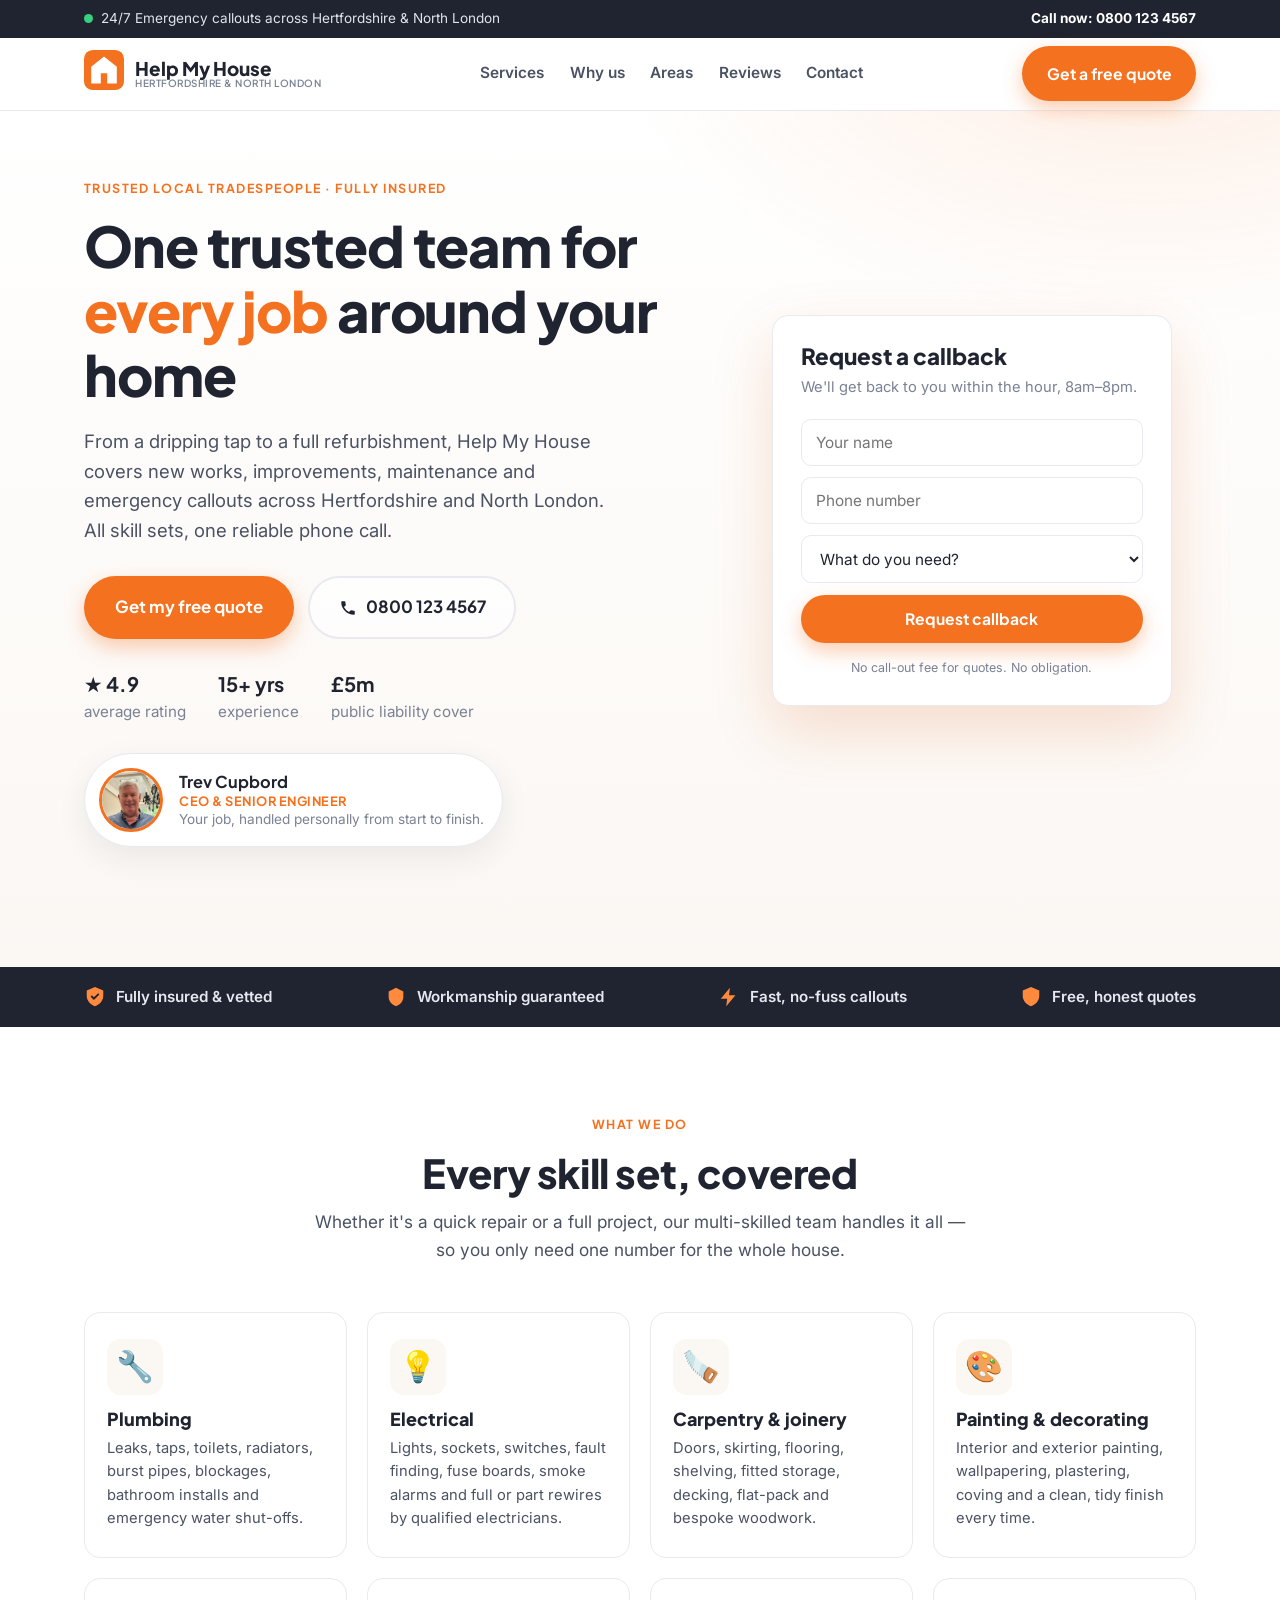
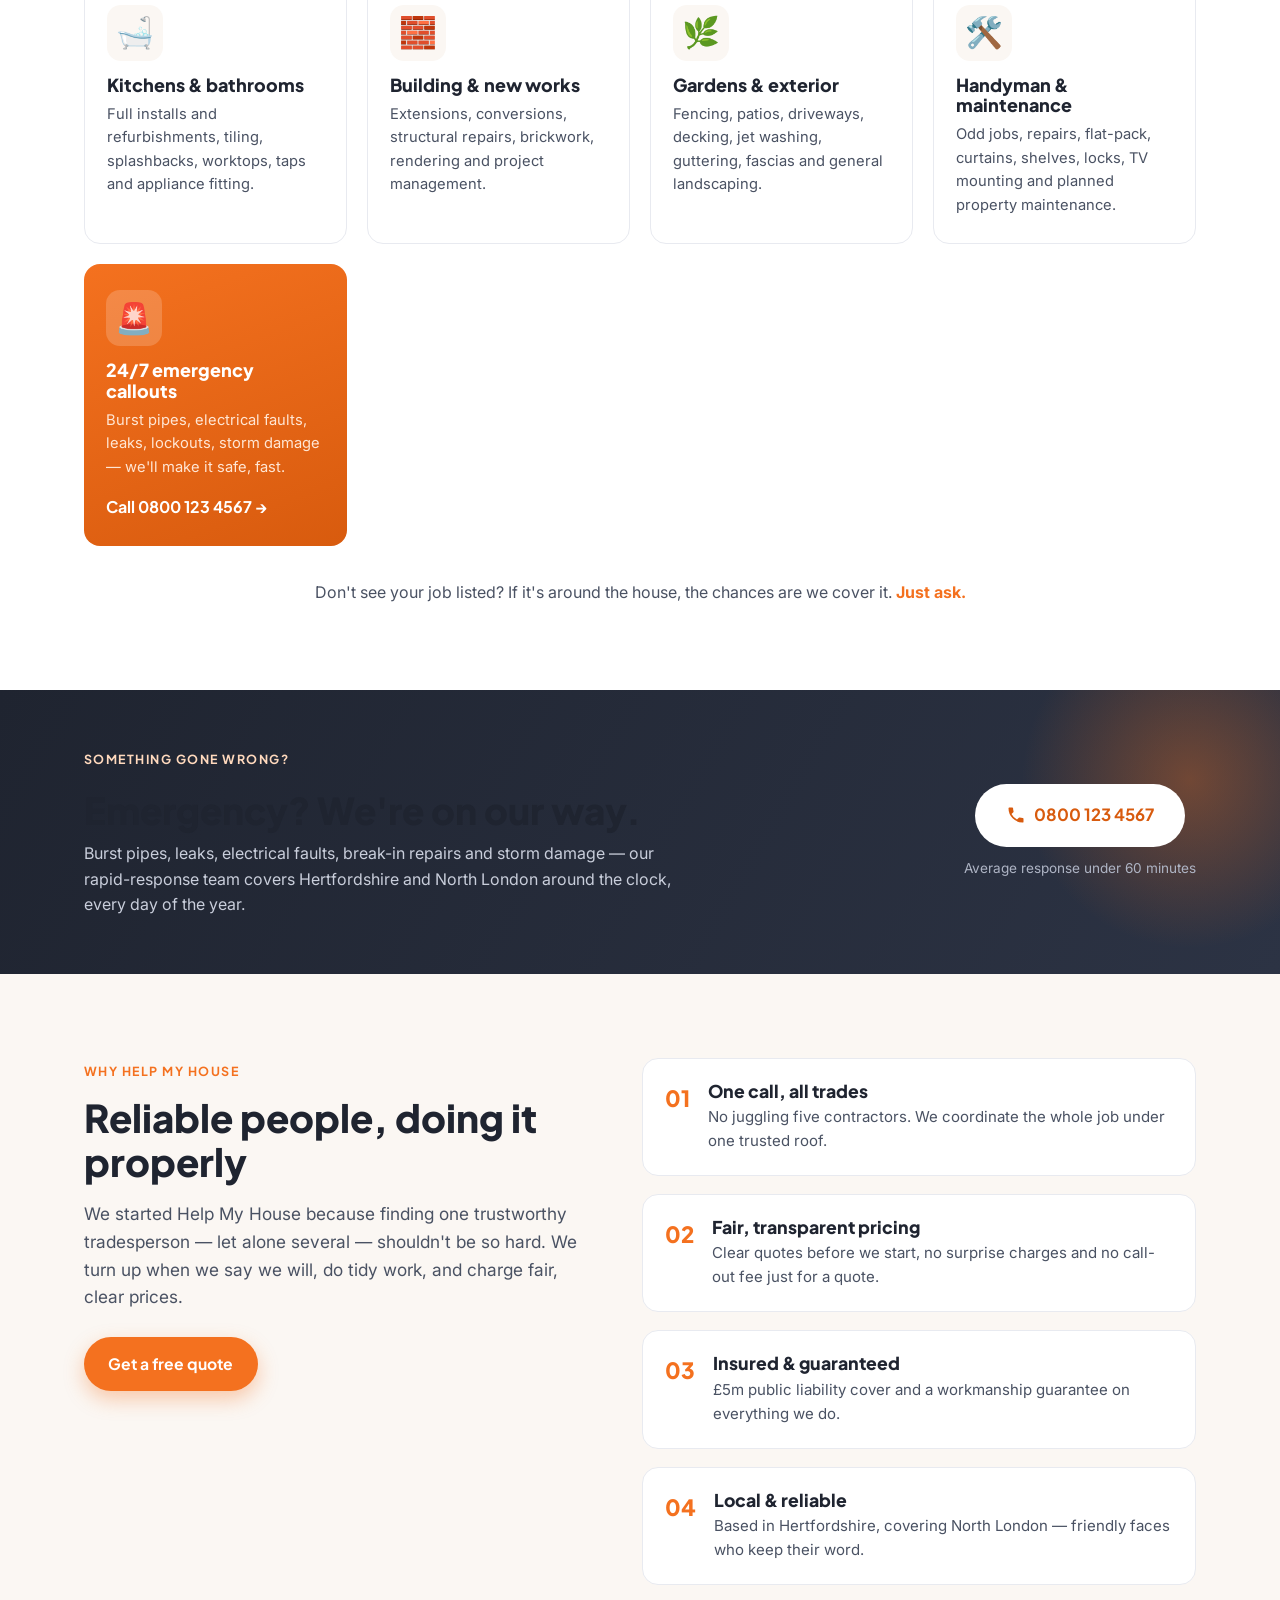
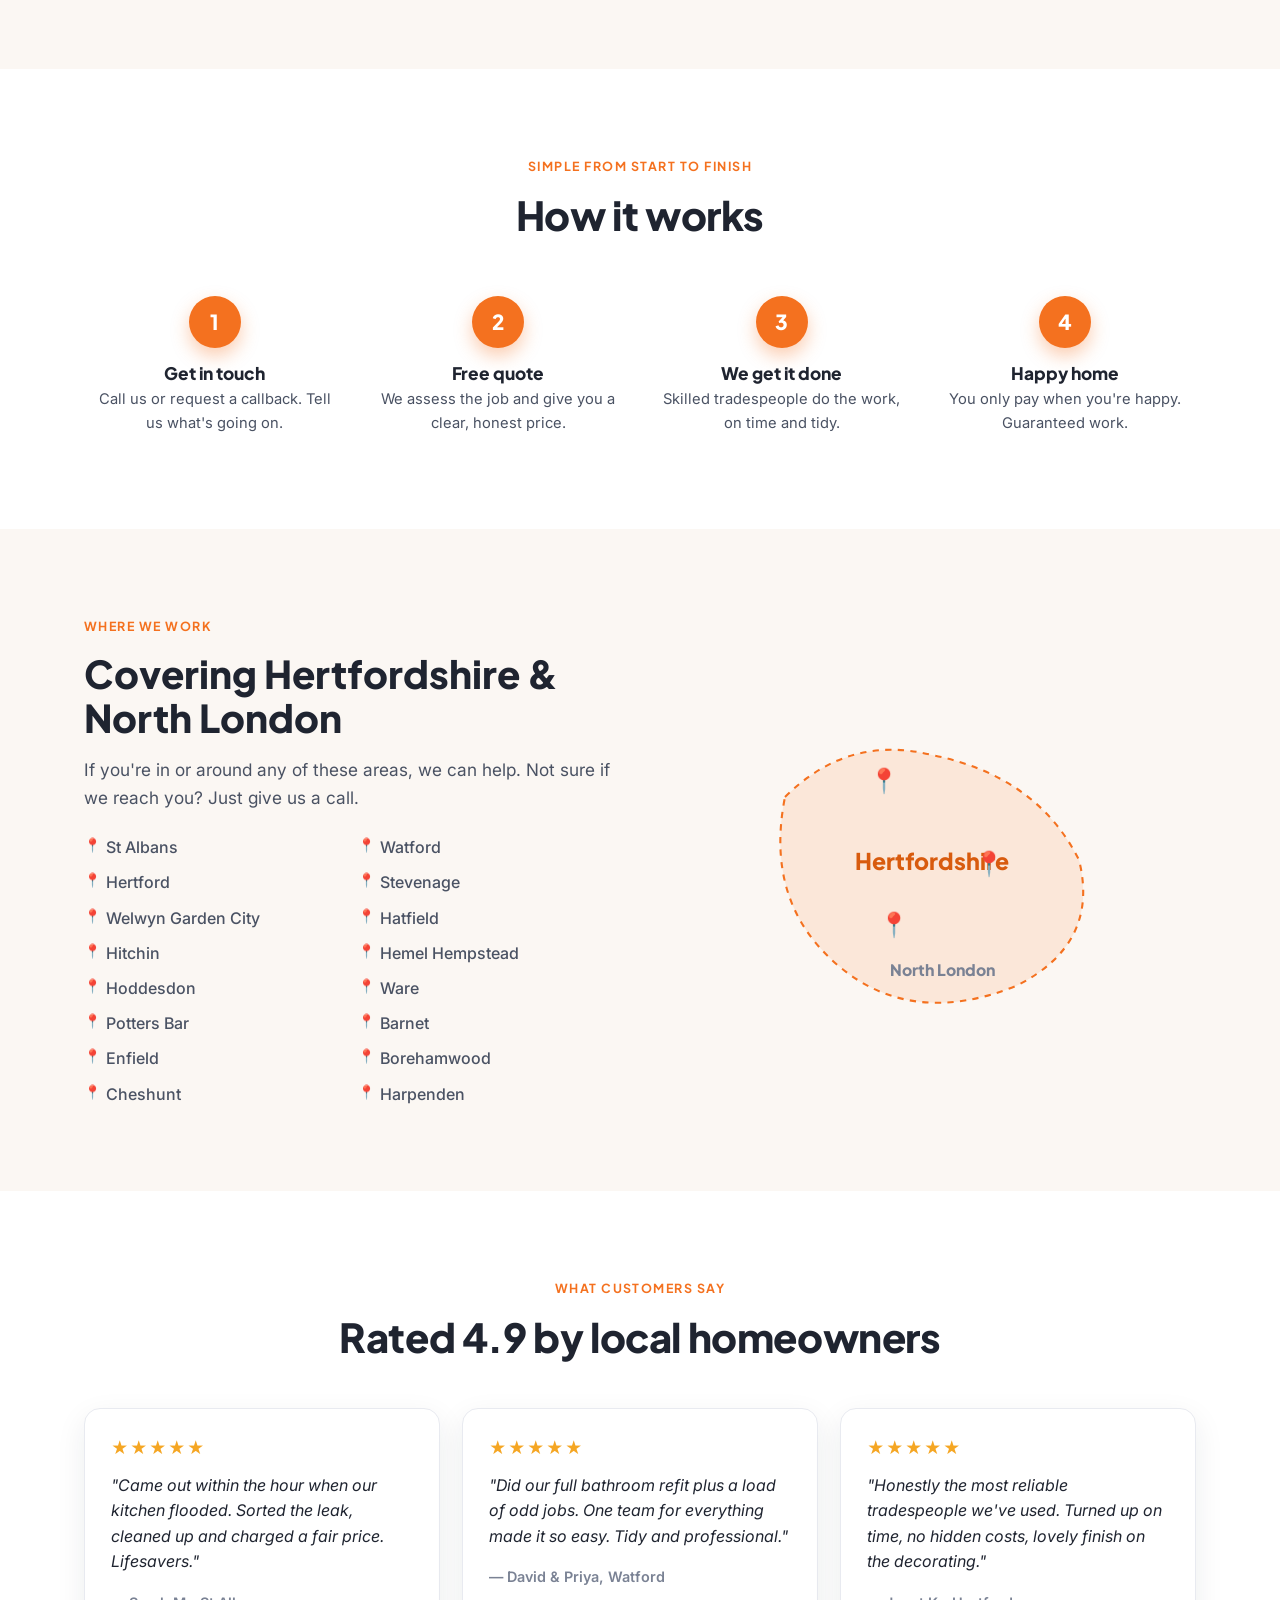
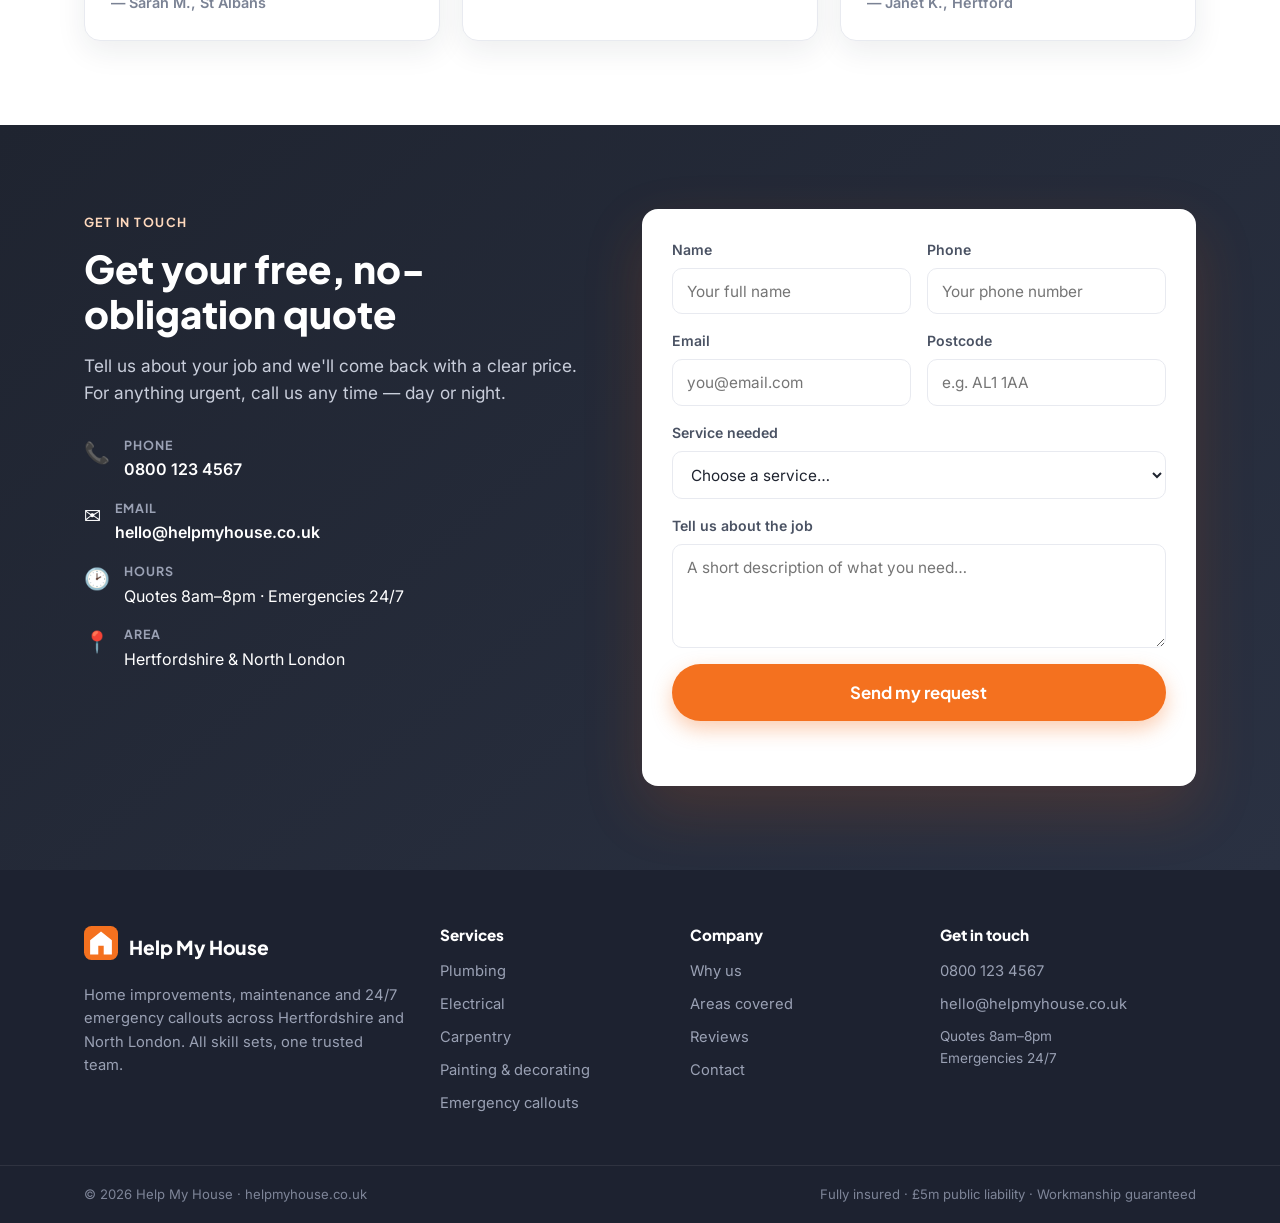
<file: index.html>
<!DOCTYPE html>
<html lang="en-GB">
<head>
  <meta charset="UTF-8" />
  <meta name="viewport" content="width=device-width, initial-scale=1.0" />
  <title>Help My House | Home Improvements, Maintenance &amp; Emergency Callouts — Hertfordshire &amp; North London</title>
  <meta name="description" content="Help My House is a trusted home improvement service covering Hertfordshire and North London. New works, improvements, maintenance and 24/7 emergency callouts. All trades, one trusted team. Free quotes." />
  <link rel="preconnect" href="https://fonts.googleapis.com" />
  <link rel="preconnect" href="https://fonts.gstatic.com" crossorigin />
  <link href="https://fonts.googleapis.com/css2?family=Plus+Jakarta+Sans:wght@400;500;600;700;800&family=Inter:wght@400;500;600&display=swap" rel="stylesheet" />
  <link rel="stylesheet" href="styles.css" />
  <link rel="icon" href="data:image/svg+xml,<svg xmlns='http://www.w3.org/2000/svg' viewBox='0 0 100 100'><rect width='100' height='100' rx='20' fill='%23f4711f'/><path d='M50 18 L80 42 V82 H58 V58 H42 V82 H20 V42 Z' fill='white'/></svg>" />
</head>
<body>

  <!-- Top emergency strip -->
  <div class="emergency-strip">
    <div class="container emergency-strip__inner">
      <span class="emergency-strip__text">
        <span class="pulse-dot"></span>
        24/7 Emergency callouts across Hertfordshire &amp; North London
      </span>
      <a href="tel:08001234567" class="emergency-strip__phone">Call now: 0800 123 4567</a>
    </div>
  </div>

  <!-- Header / Nav -->
  <header class="header" id="top">
    <div class="container header__inner">
      <a href="#top" class="logo" aria-label="Help My House home">
        <span class="logo__mark" aria-hidden="true">
          <svg viewBox="0 0 100 100" width="40" height="40"><rect width="100" height="100" rx="22" fill="#f4711f"/><path d="M50 16 L82 42 V84 H58 V58 H42 V84 H18 V42 Z" fill="#fff"/></svg>
        </span>
        <span class="logo__text">Help My House<small>Hertfordshire &amp; North London</small></span>
      </a>

      <nav class="nav" id="nav">
        <a href="#services">Services</a>
        <a href="#why">Why us</a>
        <a href="#areas">Areas</a>
        <a href="#reviews">Reviews</a>
        <a href="#contact">Contact</a>
      </nav>

      <div class="header__cta">
        <a href="#contact" class="btn btn--primary">Get a free quote</a>
      </div>

      <button class="nav-toggle" id="navToggle" aria-label="Open menu" aria-expanded="false">
        <span></span><span></span><span></span>
      </button>
    </div>
  </header>

  <!-- Hero -->
  <section class="hero">
    <div class="container hero__inner">
      <div class="hero__content">
        <span class="eyebrow">Trusted local tradespeople &middot; Fully insured</span>
        <h1>One trusted team for <span class="hl">every job</span> around your home</h1>
        <p class="hero__lead">
          From a dripping tap to a full refurbishment, Help My House covers new works,
          improvements, maintenance and emergency callouts across Hertfordshire and North London.
          All skill sets, one reliable phone call.
        </p>
        <div class="hero__actions">
          <a href="#contact" class="btn btn--primary btn--lg">Get my free quote</a>
          <a href="tel:08001234567" class="btn btn--ghost btn--lg">
            <svg viewBox="0 0 24 24" width="18" height="18" aria-hidden="true"><path fill="currentColor" d="M6.6 10.8a15.5 15.5 0 0 0 6.6 6.6l2.2-2.2a1 1 0 0 1 1-.25 11.4 11.4 0 0 0 3.6.57 1 1 0 0 1 1 1V20a1 1 0 0 1-1 1A17 17 0 0 1 3 4a1 1 0 0 1 1-1h3.5a1 1 0 0 1 1 1 11.4 11.4 0 0 0 .57 3.6 1 1 0 0 1-.25 1Z"/></svg>
            0800 123 4567
          </a>
        </div>
        <ul class="hero__trust">
          <li><strong>★ 4.9</strong> average rating</li>
          <li><strong>15+ yrs</strong> experience</li>
          <li><strong>£5m</strong> public liability cover</li>
        </ul>

        <div class="owner">
          <img class="owner__photo" src="assets/principle.jpg" alt="Trev Cupbord, founder of Help My House" />
          <div class="owner__text">
            <strong class="owner__name">Trev Cupbord</strong>
            <span class="owner__role">CEO &amp; Senior Engineer</span>
            <span class="owner__line">Your job, handled personally from start to finish.</span>
          </div>
        </div>
      </div>

      <div class="hero__card">
        <div class="quote-card">
          <h3>Request a callback</h3>
          <p class="quote-card__sub">We'll get back to you within the hour, 8am–8pm.</p>
          <form class="quote-card__form" onsubmit="return HMH.submitForm(event,'callback')">
            <input type="text" name="name" placeholder="Your name" required />
            <input type="tel" name="phone" placeholder="Phone number" required />
            <select name="service" required>
              <option value="" disabled selected>What do you need?</option>
              <option>Emergency callout</option>
              <option>Plumbing</option>
              <option>Electrical</option>
              <option>Carpentry &amp; joinery</option>
              <option>Painting &amp; decorating</option>
              <option>Kitchen / bathroom</option>
              <option>General maintenance / handyman</option>
              <option>Other</option>
            </select>
            <button type="submit" class="btn btn--primary btn--block">Request callback</button>
          </form>
          <p class="quote-card__note">No call-out fee for quotes. No obligation.</p>
        </div>
      </div>
    </div>
    <div class="hero__wave" aria-hidden="true"></div>
  </section>

  <!-- Trust bar -->
  <section class="trustbar">
    <div class="container trustbar__inner">
      <div class="trustbar__item"><svg viewBox="0 0 24 24" width="22"><path fill="currentColor" d="m12 1 9 4v6c0 5-3.8 9.4-9 11-5.2-1.6-9-6-9-11V5Zm-1.2 14.2 6-6-1.4-1.4-4.6 4.6-2.2-2.2-1.4 1.4Z"/></svg> Fully insured &amp; vetted</div>
      <div class="trustbar__item"><svg viewBox="0 0 24 24" width="22"><path fill="currentColor" d="M12 2 4 6v6c0 4.4 3.4 8.7 8 10 4.6-1.3 8-5.6 8-10V6Z"/></svg> Workmanship guaranteed</div>
      <div class="trustbar__item"><svg viewBox="0 0 24 24" width="22"><path fill="currentColor" d="M13 2 3 14h7l-1 8 10-12h-7Z"/></svg> Fast, no-fuss callouts</div>
      <div class="trustbar__item"><svg viewBox="0 0 24 24" width="22"><path fill="currentColor" d="M12 1 3 5v6c0 5 3.8 9.4 9 11 5.2-1.6 9-6 9-11V5Z"/></svg> Free, honest quotes</div>
    </div>
  </section>

  <!-- Services -->
  <section class="section" id="services">
    <div class="container">
      <div class="section__head">
        <span class="eyebrow">What we do</span>
        <h2>Every skill set, covered</h2>
        <p>Whether it's a quick repair or a full project, our multi-skilled team handles it all — so you only need one number for the whole house.</p>
      </div>

      <div class="services-grid">
        <article class="service-card">
          <div class="service-card__icon">🔧</div>
          <h3>Plumbing</h3>
          <p>Leaks, taps, toilets, radiators, burst pipes, blockages, bathroom installs and emergency water shut-offs.</p>
        </article>
        <article class="service-card">
          <div class="service-card__icon">💡</div>
          <h3>Electrical</h3>
          <p>Lights, sockets, switches, fault finding, fuse boards, smoke alarms and full or part rewires by qualified electricians.</p>
        </article>
        <article class="service-card">
          <div class="service-card__icon">🪚</div>
          <h3>Carpentry &amp; joinery</h3>
          <p>Doors, skirting, flooring, shelving, fitted storage, decking, flat-pack and bespoke woodwork.</p>
        </article>
        <article class="service-card">
          <div class="service-card__icon">🎨</div>
          <h3>Painting &amp; decorating</h3>
          <p>Interior and exterior painting, wallpapering, plastering, coving and a clean, tidy finish every time.</p>
        </article>
        <article class="service-card">
          <div class="service-card__icon">🛁</div>
          <h3>Kitchens &amp; bathrooms</h3>
          <p>Full installs and refurbishments, tiling, splashbacks, worktops, taps and appliance fitting.</p>
        </article>
        <article class="service-card">
          <div class="service-card__icon">🧱</div>
          <h3>Building &amp; new works</h3>
          <p>Extensions, conversions, structural repairs, brickwork, rendering and project management.</p>
        </article>
        <article class="service-card">
          <div class="service-card__icon">🌿</div>
          <h3>Gardens &amp; exterior</h3>
          <p>Fencing, patios, driveways, decking, jet washing, guttering, fascias and general landscaping.</p>
        </article>
        <article class="service-card">
          <div class="service-card__icon">🛠️</div>
          <h3>Handyman &amp; maintenance</h3>
          <p>Odd jobs, repairs, flat-pack, curtains, shelves, locks, TV mounting and planned property maintenance.</p>
        </article>
        <article class="service-card service-card--accent">
          <div class="service-card__icon">🚨</div>
          <h3>24/7 emergency callouts</h3>
          <p>Burst pipes, electrical faults, leaks, lockouts, storm damage — we'll make it safe, fast.</p>
          <a href="tel:08001234567" class="service-card__link">Call 0800 123 4567 →</a>
        </article>
      </div>

      <p class="services-note">Don't see your job listed? If it's around the house, the chances are we cover it. <a href="#contact">Just ask.</a></p>
    </div>
  </section>

  <!-- Emergency band -->
  <section class="emergency-band">
    <div class="container emergency-band__inner">
      <div>
        <span class="eyebrow eyebrow--light">Something gone wrong?</span>
        <h2>Emergency? We're on our way.</h2>
        <p>Burst pipes, leaks, electrical faults, break-in repairs and storm damage — our rapid-response team covers Hertfordshire and North London around the clock, every day of the year.</p>
      </div>
      <div class="emergency-band__action">
        <a href="tel:08001234567" class="btn btn--white btn--lg">
          <svg viewBox="0 0 24 24" width="20" height="20" aria-hidden="true"><path fill="currentColor" d="M6.6 10.8a15.5 15.5 0 0 0 6.6 6.6l2.2-2.2a1 1 0 0 1 1-.25 11.4 11.4 0 0 0 3.6.57 1 1 0 0 1 1 1V20a1 1 0 0 1-1 1A17 17 0 0 1 3 4a1 1 0 0 1 1-1h3.5a1 1 0 0 1 1 1 11.4 11.4 0 0 0 .57 3.6 1 1 0 0 1-.25 1Z"/></svg>
          0800 123 4567
        </a>
        <span class="emergency-band__small">Average response under 60 minutes</span>
      </div>
    </div>
  </section>

  <!-- Why us / How it works -->
  <section class="section section--alt" id="why">
    <div class="container why__grid">
      <div class="why__intro">
        <span class="eyebrow">Why Help My House</span>
        <h2>Reliable people, doing it properly</h2>
        <p>We started Help My House because finding one trustworthy tradesperson — let alone several — shouldn't be so hard. We turn up when we say we will, do tidy work, and charge fair, clear prices.</p>
        <div class="why__cta">
          <a href="#contact" class="btn btn--primary">Get a free quote</a>
        </div>
      </div>
      <ul class="why__list">
        <li>
          <span class="why__num">01</span>
          <div><h3>One call, all trades</h3><p>No juggling five contractors. We coordinate the whole job under one trusted roof.</p></div>
        </li>
        <li>
          <span class="why__num">02</span>
          <div><h3>Fair, transparent pricing</h3><p>Clear quotes before we start, no surprise charges and no call-out fee just for a quote.</p></div>
        </li>
        <li>
          <span class="why__num">03</span>
          <div><h3>Insured &amp; guaranteed</h3><p>£5m public liability cover and a workmanship guarantee on everything we do.</p></div>
        </li>
        <li>
          <span class="why__num">04</span>
          <div><h3>Local &amp; reliable</h3><p>Based in Hertfordshire, covering North London — friendly faces who keep their word.</p></div>
        </li>
      </ul>
    </div>
  </section>

  <!-- How it works -->
  <section class="section" id="how">
    <div class="container">
      <div class="section__head">
        <span class="eyebrow">Simple from start to finish</span>
        <h2>How it works</h2>
      </div>
      <div class="steps">
        <div class="step"><span class="step__n">1</span><h3>Get in touch</h3><p>Call us or request a callback. Tell us what's going on.</p></div>
        <div class="step"><span class="step__n">2</span><h3>Free quote</h3><p>We assess the job and give you a clear, honest price.</p></div>
        <div class="step"><span class="step__n">3</span><h3>We get it done</h3><p>Skilled tradespeople do the work, on time and tidy.</p></div>
        <div class="step"><span class="step__n">4</span><h3>Happy home</h3><p>You only pay when you're happy. Guaranteed work.</p></div>
      </div>
    </div>
  </section>

  <!-- Areas -->
  <section class="section section--alt" id="areas">
    <div class="container areas__grid">
      <div>
        <span class="eyebrow">Where we work</span>
        <h2>Covering Hertfordshire &amp; North London</h2>
        <p>If you're in or around any of these areas, we can help. Not sure if we reach you? Just give us a call.</p>
        <ul class="areas__list">
          <li>St Albans</li><li>Watford</li><li>Hertford</li><li>Stevenage</li>
          <li>Welwyn Garden City</li><li>Hatfield</li><li>Hitchin</li><li>Hemel Hempstead</li>
          <li>Hoddesdon</li><li>Ware</li><li>Potters Bar</li><li>Barnet</li>
          <li>Enfield</li><li>Borehamwood</li><li>Cheshunt</li><li>Harpenden</li>
        </ul>
      </div>
      <div class="areas__map" aria-hidden="true">
        <div class="areas__pin areas__pin--1">📍</div>
        <div class="areas__pin areas__pin--2">📍</div>
        <div class="areas__pin areas__pin--3">📍</div>
        <svg viewBox="0 0 400 360" class="areas__svg">
          <path d="M60 120 Q120 60 200 80 Q300 100 340 180 Q360 260 280 300 Q180 340 110 280 Q40 220 60 120 Z" fill="rgba(244,113,31,.12)" stroke="#f4711f" stroke-width="2" stroke-dasharray="6 6"/>
          <text x="200" y="190" text-anchor="middle" class="areas__svg-label">Hertfordshire</text>
          <text x="210" y="290" text-anchor="middle" class="areas__svg-label areas__svg-label--sm">North London</text>
        </svg>
      </div>
    </div>
  </section>

  <!-- Reviews -->
  <section class="section" id="reviews">
    <div class="container">
      <div class="section__head">
        <span class="eyebrow">What customers say</span>
        <h2>Rated 4.9 by local homeowners</h2>
      </div>
      <div class="reviews">
        <blockquote class="review">
          <div class="stars">★★★★★</div>
          <p>"Came out within the hour when our kitchen flooded. Sorted the leak, cleaned up and charged a fair price. Lifesavers."</p>
          <footer>— Sarah M., St Albans</footer>
        </blockquote>
        <blockquote class="review">
          <div class="stars">★★★★★</div>
          <p>"Did our full bathroom refit plus a load of odd jobs. One team for everything made it so easy. Tidy and professional."</p>
          <footer>— David & Priya, Watford</footer>
        </blockquote>
        <blockquote class="review">
          <div class="stars">★★★★★</div>
          <p>"Honestly the most reliable tradespeople we've used. Turned up on time, no hidden costs, lovely finish on the decorating."</p>
          <footer>— Janet K., Hertford</footer>
        </blockquote>
      </div>
    </div>
  </section>

  <!-- Contact / Quote -->
  <section class="section section--contact" id="contact">
    <div class="container contact__grid">
      <div class="contact__info">
        <span class="eyebrow eyebrow--light">Get in touch</span>
        <h2>Get your free, no-obligation quote</h2>
        <p>Tell us about your job and we'll come back with a clear price. For anything urgent, call us any time — day or night.</p>
        <ul class="contact__list">
          <li><span>📞</span><div><strong>Phone</strong><a href="tel:08001234567">0800 123 4567</a></div></li>
          <li><span>✉️</span><div><strong>Email</strong><a href="mailto:hello@helpmyhouse.co.uk">hello@helpmyhouse.co.uk</a></div></li>
          <li><span>🕑</span><div><strong>Hours</strong>Quotes 8am–8pm &middot; Emergencies 24/7</div></li>
          <li><span>📍</span><div><strong>Area</strong>Hertfordshire &amp; North London</div></li>
        </ul>
      </div>

      <div class="contact__form-wrap">
        <form class="contact__form" onsubmit="return HMH.submitForm(event,'contact')">
          <div class="field-row">
            <label>Name<input type="text" name="name" placeholder="Your full name" required /></label>
            <label>Phone<input type="tel" name="phone" placeholder="Your phone number" required /></label>
          </div>
          <div class="field-row">
            <label>Email<input type="email" name="email" placeholder="you@email.com" /></label>
            <label>Postcode<input type="text" name="postcode" placeholder="e.g. AL1 1AA" /></label>
          </div>
          <label>Service needed
            <select name="service" required>
              <option value="" disabled selected>Choose a service…</option>
              <option>Emergency callout</option>
              <option>Plumbing</option>
              <option>Electrical</option>
              <option>Carpentry &amp; joinery</option>
              <option>Painting &amp; decorating</option>
              <option>Kitchen / bathroom</option>
              <option>Building / new works</option>
              <option>Gardens &amp; exterior</option>
              <option>General maintenance / handyman</option>
              <option>Other</option>
            </select>
          </label>
          <label>Tell us about the job
            <textarea name="message" rows="4" placeholder="A short description of what you need…"></textarea>
          </label>
          <button type="submit" class="btn btn--primary btn--block btn--lg">Send my request</button>
          <p class="contact__formnote" id="formNote"></p>
        </form>
      </div>
    </div>
  </section>

  <!-- Footer -->
  <footer class="footer">
    <div class="container footer__inner">
      <div class="footer__brand">
        <div class="logo logo--footer">
          <span class="logo__mark"><svg viewBox="0 0 100 100" width="34" height="34"><rect width="100" height="100" rx="22" fill="#f4711f"/><path d="M50 16 L82 42 V84 H58 V58 H42 V84 H18 V42 Z" fill="#fff"/></svg></span>
          <span class="logo__text">Help My House</span>
        </div>
        <p>Home improvements, maintenance and 24/7 emergency callouts across Hertfordshire and North London. All skill sets, one trusted team.</p>
      </div>
      <div class="footer__col">
        <h4>Services</h4>
        <a href="#services">Plumbing</a>
        <a href="#services">Electrical</a>
        <a href="#services">Carpentry</a>
        <a href="#services">Painting &amp; decorating</a>
        <a href="#services">Emergency callouts</a>
      </div>
      <div class="footer__col">
        <h4>Company</h4>
        <a href="#why">Why us</a>
        <a href="#areas">Areas covered</a>
        <a href="#reviews">Reviews</a>
        <a href="#contact">Contact</a>
      </div>
      <div class="footer__col">
        <h4>Get in touch</h4>
        <a href="tel:08001234567">0800 123 4567</a>
        <a href="mailto:hello@helpmyhouse.co.uk">hello@helpmyhouse.co.uk</a>
        <p class="footer__small">Quotes 8am–8pm<br/>Emergencies 24/7</p>
      </div>
    </div>
    <div class="footer__bar">
      <div class="container footer__bar-inner">
        <span>&copy; <span id="year"></span> Help My House &middot; helpmyhouse.co.uk</span>
        <span>Fully insured &middot; £5m public liability &middot; Workmanship guaranteed</span>
      </div>
    </div>
  </footer>

  <a href="tel:08001234567" class="float-call" aria-label="Call Help My House">
    <svg viewBox="0 0 24 24" width="24" height="24"><path fill="currentColor" d="M6.6 10.8a15.5 15.5 0 0 0 6.6 6.6l2.2-2.2a1 1 0 0 1 1-.25 11.4 11.4 0 0 0 3.6.57 1 1 0 0 1 1 1V20a1 1 0 0 1-1 1A17 17 0 0 1 3 4a1 1 0 0 1 1-1h3.5a1 1 0 0 1 1 1 11.4 11.4 0 0 0 .57 3.6 1 1 0 0 1-.25 1Z"/></svg>
  </a>

  <script src="script.js"></script>
</body>
</html>
</file>
<file: styles.css>
:root{
  --orange:#f4711f;
  --orange-dark:#d85b0e;
  --orange-light:#ff8a3d;
  --ink:#1f2430;
  --ink-soft:#4a5263;
  --muted:#7a8294;
  --line:#e8eaf0;
  --bg:#ffffff;
  --bg-alt:#fbf7f3;
  --bg-dark:#1d2230;
  --radius:16px;
  --radius-sm:10px;
  --shadow:0 10px 30px rgba(31,36,48,.08);
  --shadow-lg:0 24px 60px rgba(216,91,14,.18);
  --maxw:1160px;
}

*{box-sizing:border-box;margin:0;padding:0}
html{scroll-behavior:smooth;scroll-padding-top:90px}
body{
  font-family:"Inter",system-ui,-apple-system,sans-serif;
  color:var(--ink);
  background:var(--bg);
  line-height:1.6;
  -webkit-font-smoothing:antialiased;
}
h1,h2,h3,h4{font-family:"Plus Jakarta Sans",sans-serif;line-height:1.15;color:var(--ink);font-weight:800}
a{color:inherit;text-decoration:none}
img,svg{max-width:100%}
.container{width:100%;max-width:var(--maxw);margin:0 auto;padding:0 24px}

/* Buttons */
.btn{
  display:inline-flex;align-items:center;justify-content:center;gap:.55rem;
  font-family:"Plus Jakarta Sans",sans-serif;font-weight:700;font-size:.98rem;
  padding:.8rem 1.4rem;border-radius:999px;border:2px solid transparent;
  cursor:pointer;transition:transform .15s ease,box-shadow .15s ease,background .15s ease;
  white-space:nowrap;
}
.btn--lg{padding:1rem 1.8rem;font-size:1.05rem}
.btn--block{width:100%}
.btn--primary{background:var(--orange);color:#fff;box-shadow:0 8px 20px rgba(244,113,31,.35)}
.btn--primary:hover{background:var(--orange-dark);transform:translateY(-2px);box-shadow:0 12px 26px rgba(244,113,31,.45)}
.btn--ghost{background:rgba(255,255,255,.7);color:var(--ink);border-color:var(--line)}
.btn--ghost:hover{background:#fff;transform:translateY(-2px)}
.btn--white{background:#fff;color:var(--orange-dark)}
.btn--white:hover{transform:translateY(-2px);box-shadow:0 12px 26px rgba(0,0,0,.2)}

.eyebrow{
  display:inline-block;font-family:"Plus Jakarta Sans",sans-serif;font-weight:700;
  font-size:.78rem;letter-spacing:.12em;text-transform:uppercase;color:var(--orange);
  margin-bottom:.9rem;
}
.eyebrow--light{color:#ffd9bd}
.hl{color:var(--orange);position:relative}

/* Emergency strip */
.emergency-strip{background:var(--ink);color:#fff;font-size:.85rem}
.emergency-strip__inner{display:flex;align-items:center;justify-content:space-between;padding:.5rem 24px;gap:1rem;flex-wrap:wrap}
.emergency-strip__text{display:flex;align-items:center;gap:.5rem;color:#dfe3ec}
.emergency-strip__phone{font-weight:700;color:#fff}
.emergency-strip__phone:hover{color:var(--orange-light)}
.pulse-dot{width:9px;height:9px;border-radius:50%;background:#36d07f;box-shadow:0 0 0 0 rgba(54,208,127,.7);animation:pulse 1.8s infinite}
@keyframes pulse{0%{box-shadow:0 0 0 0 rgba(54,208,127,.7)}70%{box-shadow:0 0 0 8px rgba(54,208,127,0)}100%{box-shadow:0 0 0 0 rgba(54,208,127,0)}}

/* Header */
.header{position:sticky;top:0;z-index:50;background:rgba(255,255,255,.92);backdrop-filter:blur(10px);border-bottom:1px solid var(--line)}
.header__inner{display:flex;align-items:center;justify-content:space-between;height:72px;gap:1rem}
.logo{display:flex;align-items:center;gap:.7rem}
.logo__text{font-family:"Plus Jakarta Sans",sans-serif;font-weight:800;font-size:1.18rem;line-height:1.05;display:flex;flex-direction:column}
.logo__text small{font-weight:600;font-size:.62rem;letter-spacing:.05em;color:var(--muted);text-transform:uppercase}
.nav{display:flex;gap:1.6rem}
.nav a{font-weight:600;font-size:.96rem;color:var(--ink-soft);position:relative}
.nav a:hover{color:var(--orange)}
.nav a::after{content:"";position:absolute;left:0;bottom:-6px;width:0;height:2px;background:var(--orange);transition:width .2s}
.nav a:hover::after{width:100%}
.header__cta{display:flex}
.nav-toggle{display:none;flex-direction:column;gap:5px;background:none;border:0;cursor:pointer;padding:8px}
.nav-toggle span{width:24px;height:2px;background:var(--ink);border-radius:2px;transition:.25s}
.nav-toggle[aria-expanded="true"] span:nth-child(1){transform:translateY(7px) rotate(45deg)}
.nav-toggle[aria-expanded="true"] span:nth-child(2){opacity:0}
.nav-toggle[aria-expanded="true"] span:nth-child(3){transform:translateY(-7px) rotate(-45deg)}

/* Hero */
.hero{position:relative;background:
  radial-gradient(900px 500px at 90% -10%,rgba(244,113,31,.12),transparent 60%),
  linear-gradient(180deg,#fff 0%,var(--bg-alt) 100%);
  padding:64px 0 120px;overflow:hidden}
.hero__inner{display:grid;grid-template-columns:1.15fr .85fr;gap:56px;align-items:center}
.hero h1{font-size:clamp(2.2rem,4.6vw,3.5rem);letter-spacing:-.02em}
.hero__lead{font-size:1.16rem;color:var(--ink-soft);margin:1.3rem 0 1.9rem;max-width:34rem}
.hero__actions{display:flex;gap:.9rem;flex-wrap:wrap;margin-bottom:1.8rem}
.hero__trust{list-style:none;display:flex;gap:2rem;flex-wrap:wrap;color:var(--muted);font-size:.95rem}
.hero__trust strong{display:block;color:var(--ink);font-family:"Plus Jakarta Sans",sans-serif;font-size:1.25rem}
.owner{display:flex;align-items:center;gap:16px;margin-top:1.8rem;padding:14px 18px 14px 14px;background:#fff;border:1px solid var(--line);border-radius:999px;box-shadow:var(--shadow);width:fit-content;max-width:100%}
.owner__photo{width:64px;height:64px;border-radius:50%;object-fit:cover;flex-shrink:0;border:3px solid var(--orange)}
.owner__text{display:flex;flex-direction:column;line-height:1.25}
.owner__name{font-family:"Plus Jakarta Sans",sans-serif;font-size:1.02rem;color:var(--ink)}
.owner__role{font-family:"Plus Jakarta Sans",sans-serif;font-weight:700;font-size:.8rem;letter-spacing:.04em;text-transform:uppercase;color:var(--orange)}
.owner__line{font-size:.85rem;color:var(--muted);margin-top:.15rem}
.hero__wave{position:absolute;left:0;right:0;bottom:-1px;height:60px;background:#fff;
  -webkit-mask:radial-gradient(80px 60px at 50% 0,transparent 98%,#000) repeat-x;mask:radial-gradient(80px 60px at 50% 0,transparent 98%,#000) repeat-x;mask-size:160px 60px;display:none}

/* Quote card */
.hero__card{display:flex;justify-content:center}
.quote-card{background:#fff;border:1px solid var(--line);border-radius:var(--radius);box-shadow:var(--shadow-lg);padding:28px;width:100%;max-width:400px}
.quote-card h3{font-size:1.4rem}
.quote-card__sub{color:var(--muted);font-size:.92rem;margin:.4rem 0 1.2rem}
.quote-card__form{display:flex;flex-direction:column;gap:.7rem}
.quote-card__form input,.quote-card__form select,.contact__form input,.contact__form select,.contact__form textarea{
  width:100%;padding:.8rem .9rem;border:1.5px solid var(--line);border-radius:var(--radius-sm);
  font-family:inherit;font-size:.96rem;background:#fff;color:var(--ink);transition:border .15s,box-shadow .15s}
.quote-card__form input:focus,.quote-card__form select:focus,.contact__form :focus{outline:none;border-color:var(--orange);box-shadow:0 0 0 3px rgba(244,113,31,.15)}
.quote-card__note{font-size:.78rem;color:var(--muted);text-align:center;margin-top:.9rem}

/* Trustbar */
.trustbar{background:var(--ink);color:#fff}
.trustbar__inner{display:flex;justify-content:space-between;gap:1rem;flex-wrap:wrap;padding:18px 24px}
.trustbar__item{display:flex;align-items:center;gap:.6rem;font-weight:600;font-size:.95rem;color:#e6e8ef}
.trustbar__item svg{color:var(--orange-light);flex-shrink:0}

/* Sections */
.section{padding:84px 0}
.section--alt{background:var(--bg-alt)}
.section__head{max-width:42rem;margin:0 auto 48px;text-align:center}
.section__head h2{font-size:clamp(1.8rem,3.4vw,2.5rem);letter-spacing:-.01em}
.section__head p{color:var(--ink-soft);font-size:1.08rem;margin-top:.8rem}

/* Services */
.services-grid{display:grid;grid-template-columns:repeat(4,1fr);gap:20px}
.service-card{background:#fff;border:1px solid var(--line);border-radius:var(--radius);padding:26px 22px;transition:transform .18s,box-shadow .18s,border-color .18s}
.service-card:hover{transform:translateY(-4px);box-shadow:var(--shadow);border-color:#f3d8c4}
.service-card__icon{font-size:1.9rem;width:56px;height:56px;display:flex;align-items:center;justify-content:center;background:var(--bg-alt);border-radius:14px;margin-bottom:14px}
.service-card h3{font-size:1.12rem;margin-bottom:.45rem}
.service-card p{color:var(--ink-soft);font-size:.92rem}
.service-card--accent{background:linear-gradient(160deg,var(--orange),var(--orange-dark));border:0;color:#fff}
.service-card--accent h3{color:#fff}
.service-card--accent p{color:#ffe6d4}
.service-card--accent .service-card__icon{background:rgba(255,255,255,.18)}
.service-card__link{display:inline-block;margin-top:.9rem;font-weight:700;color:#fff;font-family:"Plus Jakarta Sans",sans-serif}
.services-note{text-align:center;margin-top:34px;color:var(--ink-soft)}
.services-note a{color:var(--orange);font-weight:700}

/* Emergency band */
.emergency-band{background:linear-gradient(120deg,var(--ink) 0%,#2c3344 100%);color:#fff;position:relative;overflow:hidden}
.emergency-band::before{content:"";position:absolute;right:-80px;top:-80px;width:340px;height:340px;background:radial-gradient(circle,rgba(244,113,31,.35),transparent 70%)}
.emergency-band__inner{display:flex;align-items:center;justify-content:space-between;gap:36px;padding:56px 24px;position:relative;flex-wrap:wrap}
.emergency-band h2{font-size:clamp(1.7rem,3vw,2.3rem);margin:.3rem 0 .6rem}
.emergency-band p{color:#c9cedb;max-width:38rem}
.emergency-band__action{display:flex;flex-direction:column;align-items:center;gap:.7rem}
.emergency-band__small{font-size:.85rem;color:#aeb4c4}

/* Why */
.why__grid{display:grid;grid-template-columns:.95fr 1.05fr;gap:56px;align-items:start}
.why__intro h2{font-size:clamp(1.8rem,3.2vw,2.4rem)}
.why__intro p{color:var(--ink-soft);font-size:1.08rem;margin:1rem 0 1.6rem}
.why__list{list-style:none;display:flex;flex-direction:column;gap:18px}
.why__list li{display:flex;gap:18px;background:#fff;border:1px solid var(--line);border-radius:var(--radius);padding:22px}
.why__num{font-family:"Plus Jakarta Sans",sans-serif;font-weight:800;font-size:1.4rem;color:var(--orange);flex-shrink:0}
.why__list h3{font-size:1.1rem;margin-bottom:.25rem}
.why__list p{color:var(--ink-soft);font-size:.94rem}

/* Steps */
.steps{display:grid;grid-template-columns:repeat(4,1fr);gap:22px}
.step{text-align:center;padding:10px}
.step__n{display:flex;align-items:center;justify-content:center;width:52px;height:52px;margin:0 auto 16px;border-radius:50%;background:var(--orange);color:#fff;font-family:"Plus Jakarta Sans",sans-serif;font-weight:800;font-size:1.3rem;box-shadow:0 8px 18px rgba(244,113,31,.35)}
.step h3{font-size:1.08rem;margin-bottom:.3rem}
.step p{color:var(--ink-soft);font-size:.92rem}

/* Areas */
.areas__grid{display:grid;grid-template-columns:1fr 1fr;gap:56px;align-items:center}
.areas__grid h2{font-size:clamp(1.8rem,3.2vw,2.4rem)}
.areas__grid > div:first-child p{color:var(--ink-soft);font-size:1.08rem;margin:1rem 0 1.5rem}
.areas__list{list-style:none;display:grid;grid-template-columns:repeat(2,1fr);gap:.6rem 1.2rem}
.areas__list li{position:relative;padding-left:1.4rem;color:var(--ink-soft);font-weight:500}
.areas__list li::before{content:"📍";position:absolute;left:0;font-size:.85rem}
.areas__map{position:relative;display:flex;justify-content:center}
.areas__svg{width:100%;max-width:420px}
.areas__svg-label{font-family:"Plus Jakarta Sans",sans-serif;font-weight:800;fill:var(--orange-dark);font-size:22px}
.areas__svg-label--sm{font-size:15px;fill:var(--muted)}
.areas__pin{position:absolute;font-size:1.5rem;animation:bob 3s ease-in-out infinite}
.areas__pin--1{top:24%;left:38%}
.areas__pin--2{top:46%;left:58%;animation-delay:.6s}
.areas__pin--3{top:62%;left:40%;animation-delay:1.2s}
@keyframes bob{0%,100%{transform:translateY(0)}50%{transform:translateY(-8px)}}

/* Reviews */
.reviews{display:grid;grid-template-columns:repeat(3,1fr);gap:22px}
.review{background:#fff;border:1px solid var(--line);border-radius:var(--radius);padding:26px;box-shadow:var(--shadow)}
.stars{color:#f5a623;font-size:1.05rem;letter-spacing:2px;margin-bottom:.7rem}
.review p{font-size:1rem;color:var(--ink);font-style:italic}
.review footer{margin-top:1rem;color:var(--muted);font-weight:600;font-style:normal;font-size:.9rem}

/* Contact */
.section--contact{background:linear-gradient(140deg,var(--ink) 0%,#2a3142 100%);color:#fff}
.contact__grid{display:grid;grid-template-columns:.95fr 1.05fr;gap:56px;align-items:start}
.section--contact h2{color:#fff;font-size:clamp(1.8rem,3.2vw,2.4rem)}
.contact__info p{color:#c9cedb;font-size:1.08rem;margin:1rem 0 1.8rem}
.contact__list{list-style:none;display:flex;flex-direction:column;gap:16px}
.contact__list li{display:flex;gap:14px;align-items:flex-start}
.contact__list span{font-size:1.3rem}
.contact__list strong{display:block;font-family:"Plus Jakarta Sans",sans-serif;font-size:.78rem;text-transform:uppercase;letter-spacing:.08em;color:#9aa1b4;margin-bottom:.1rem}
.contact__list a{color:#fff;font-weight:600}
.contact__list a:hover{color:var(--orange-light)}
.contact__form-wrap{background:#fff;border-radius:var(--radius);padding:30px;box-shadow:var(--shadow-lg)}
.contact__form{display:flex;flex-direction:column;gap:1rem}
.contact__form label{display:flex;flex-direction:column;gap:.4rem;font-weight:600;font-size:.88rem;color:var(--ink-soft)}
.field-row{display:grid;grid-template-columns:1fr 1fr;gap:1rem}
.contact__formnote{font-size:.9rem;text-align:center;margin:0;min-height:1.2rem}
.contact__formnote.ok{color:#1f9d57}

/* Footer */
.footer{background:var(--bg-dark);color:#c2c8d6}
.footer__inner{display:grid;grid-template-columns:1.5fr 1fr 1fr 1.2fr;gap:36px;padding:56px 24px 40px}
.logo--footer .logo__text{color:#fff;font-size:1.2rem}
.footer__brand p{margin-top:1rem;font-size:.92rem;color:#9aa1b4;max-width:24rem}
.footer__col h4{color:#fff;font-size:.95rem;margin-bottom:1rem;font-family:"Plus Jakarta Sans",sans-serif}
.footer__col a{display:block;color:#9aa1b4;font-size:.92rem;margin-bottom:.6rem}
.footer__col a:hover{color:var(--orange-light)}
.footer__small{font-size:.85rem;color:#9aa1b4;margin-top:.4rem}
.footer__bar{border-top:1px solid rgba(255,255,255,.08)}
.footer__bar-inner{display:flex;justify-content:space-between;gap:1rem;flex-wrap:wrap;padding:18px 24px;font-size:.82rem;color:#7e8598}

/* Floating call */
.float-call{position:fixed;right:20px;bottom:20px;z-index:60;width:58px;height:58px;border-radius:50%;background:var(--orange);color:#fff;display:none;align-items:center;justify-content:center;box-shadow:0 10px 26px rgba(244,113,31,.5);animation:pulse-call 2s infinite}
@keyframes pulse-call{0%{box-shadow:0 10px 26px rgba(244,113,31,.5),0 0 0 0 rgba(244,113,31,.5)}70%{box-shadow:0 10px 26px rgba(244,113,31,.5),0 0 0 16px rgba(244,113,31,0)}100%{box-shadow:0 10px 26px rgba(244,113,31,.5),0 0 0 0 rgba(244,113,31,0)}}

/* Responsive */
@media(max-width:960px){
  .hero__inner,.why__grid,.areas__grid,.contact__grid{grid-template-columns:1fr;gap:36px}
  .hero{padding:40px 0 70px}
  .hero__card{order:-1}
  .services-grid{grid-template-columns:repeat(2,1fr)}
  .steps{grid-template-columns:repeat(2,1fr);gap:30px}
  .reviews{grid-template-columns:1fr}
  .footer__inner{grid-template-columns:1fr 1fr;gap:28px}
  .nav,.header__cta{display:none}
  .nav.open{display:flex;position:absolute;top:72px;left:0;right:0;flex-direction:column;background:#fff;border-bottom:1px solid var(--line);padding:18px 24px;gap:1rem;box-shadow:var(--shadow)}
  .nav-toggle{display:flex}
  .float-call{display:flex}
}
@media(max-width:560px){
  .services-grid{grid-template-columns:1fr}
  .steps{grid-template-columns:1fr}
  .field-row{grid-template-columns:1fr}
  .areas__list{grid-template-columns:1fr}
  .trustbar__inner{justify-content:center;text-align:center}
  .emergency-strip__inner{justify-content:center;text-align:center}
  .footer__inner{grid-template-columns:1fr}
}
</file>
